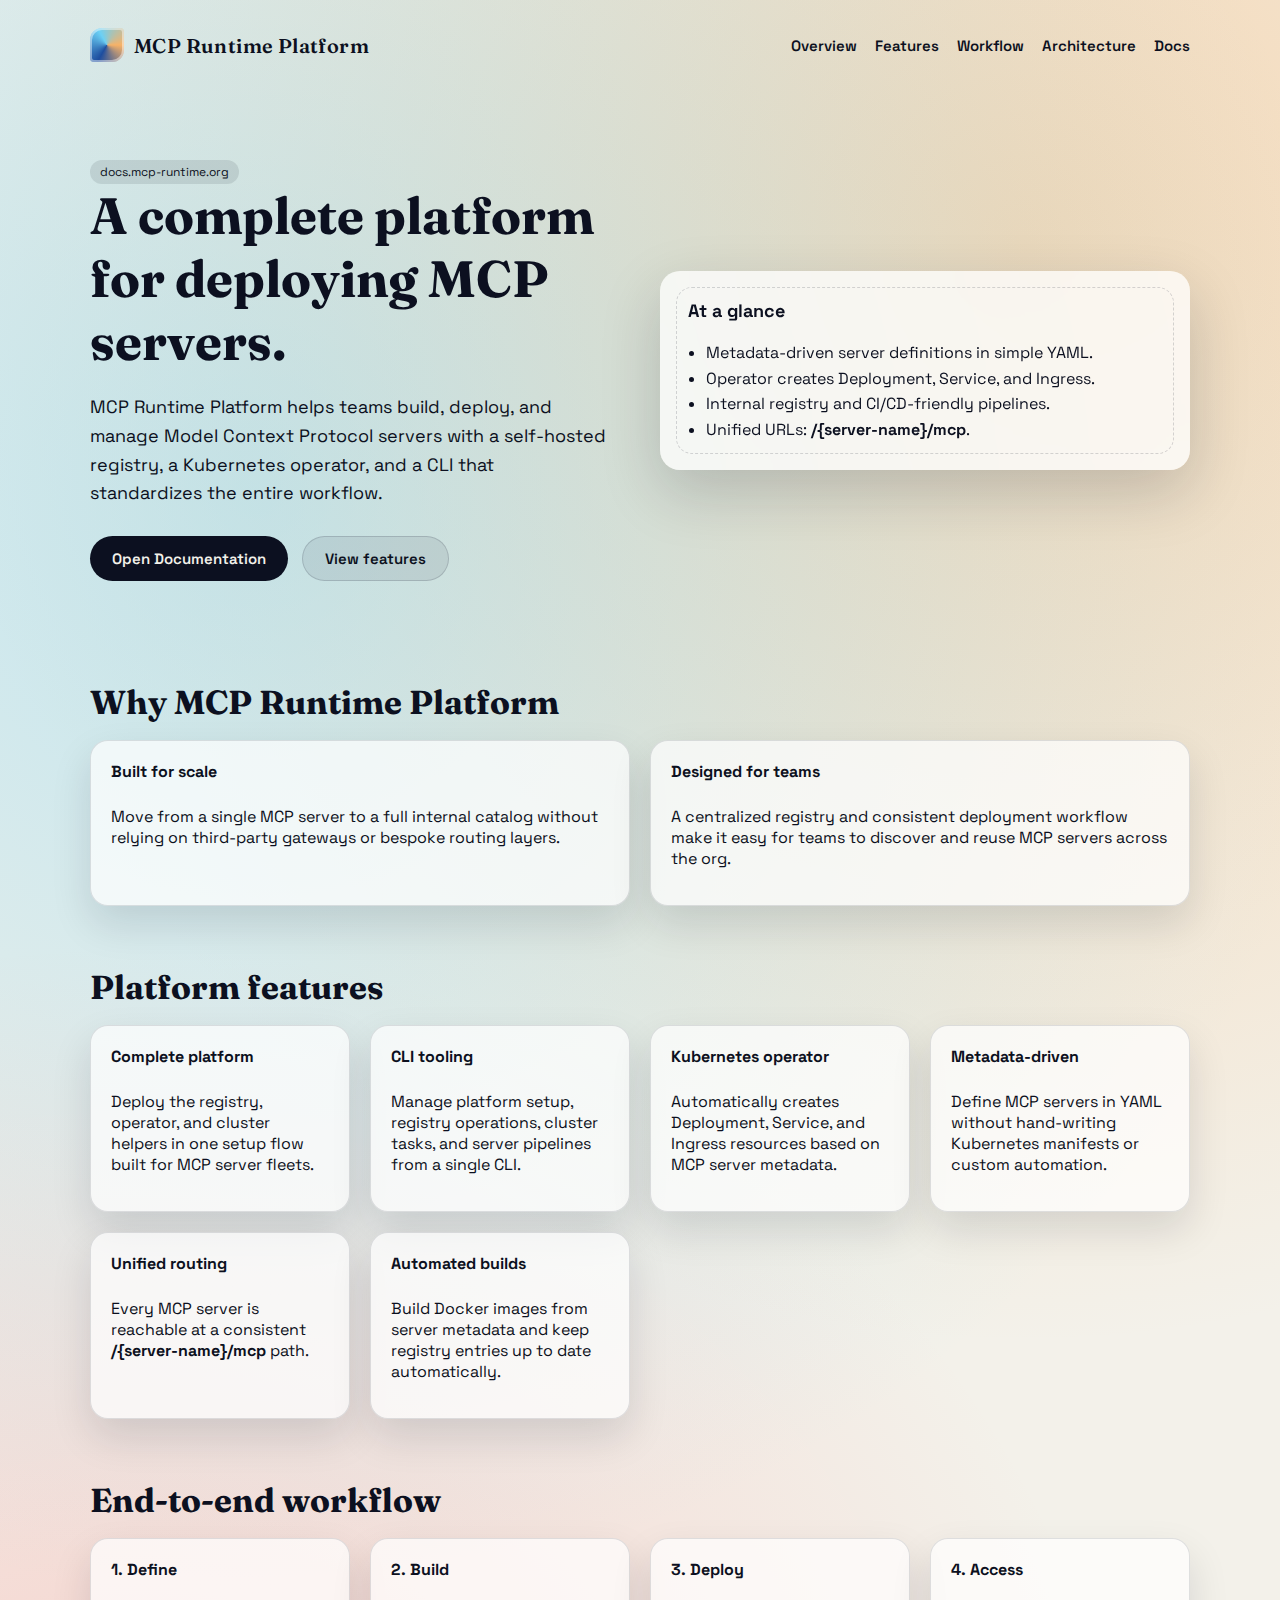
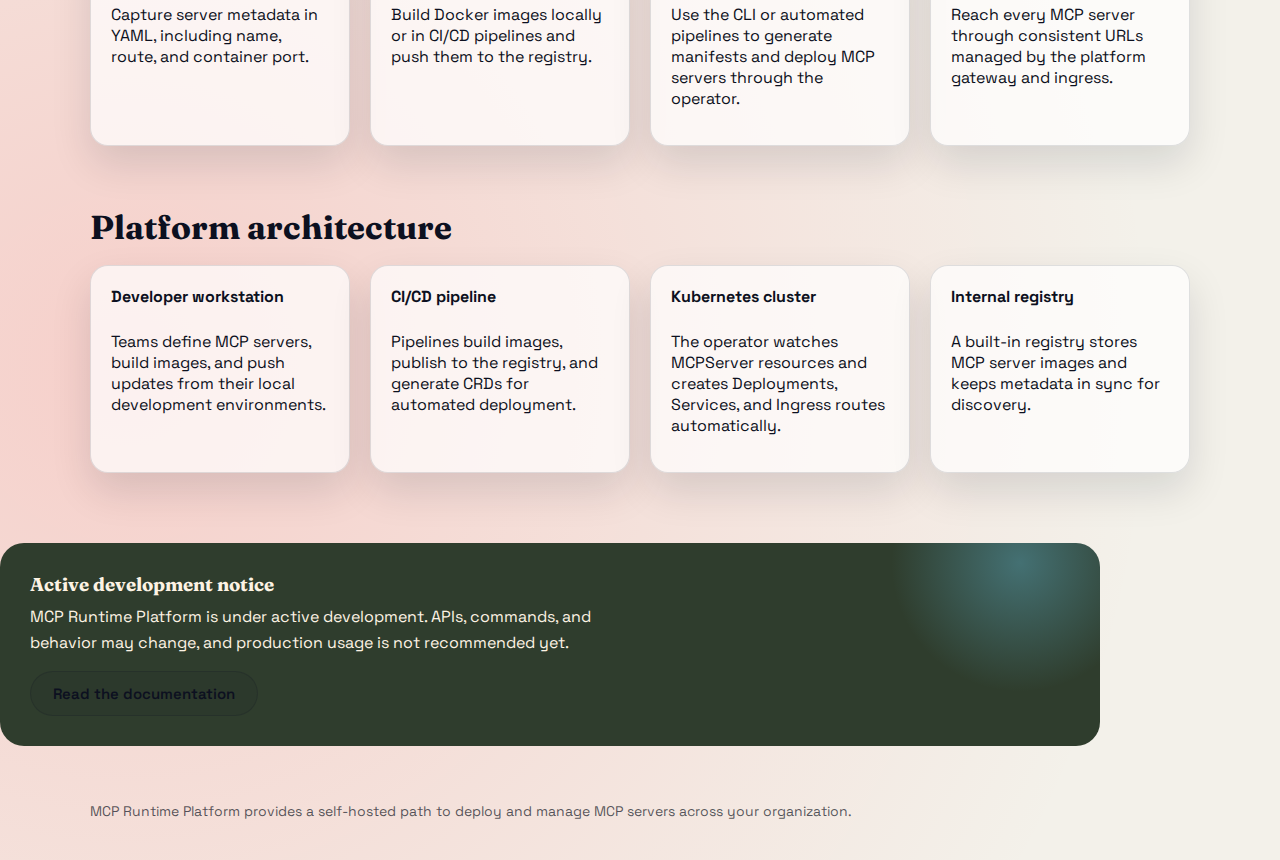
<file: website/index.html>
<!DOCTYPE html>
<html lang="en">
  <head>
    <meta charset="UTF-8" />
    <meta name="viewport" content="width=device-width, initial-scale=1.0" />
    <title>MCP Runtime Platform</title>
    <meta
      name="description"
      content="MCP Runtime Platform is a complete platform for deploying and managing MCP (Model Context Protocol) servers with a CLI, registry, and Kubernetes operator."
    />
    <link rel="stylesheet" href="style.css" />
  </head>
  <body>
    <main>
      <header>
        <div class="container nav">
          <div class="brand">
            <div class="brand-mark" aria-hidden="true"></div>
            MCP Runtime Platform
          </div>
          <nav class="nav-links">
            <a href="#overview">Overview</a>
            <a href="#features">Features</a>
            <a href="#workflow">Workflow</a>
            <a href="#architecture">Architecture</a>
            <a href="docs/">Docs</a>
          </nav>
        </div>
      </header>

      <section class="hero container">
        <div>
          <div class="badge">docs.mcp-runtime.org</div>
          <h1>A complete platform for deploying MCP servers.</h1>
          <p>
            MCP Runtime Platform helps teams build, deploy, and manage Model
            Context Protocol servers with a self-hosted registry, a Kubernetes
            operator, and a CLI that standardizes the entire workflow.
          </p>
          <div class="hero-actions">
            <a class="button primary" href="docs/">Open Documentation</a>
            <a class="button secondary" href="#features">View features</a>
          </div>
        </div>
        <div class="hero-card">
          <h3>At a glance</h3>
          <ul>
            <li>Metadata-driven server definitions in simple YAML.</li>
            <li>Operator creates Deployment, Service, and Ingress.</li>
            <li>Internal registry and CI/CD-friendly pipelines.</li>
            <li>Unified URLs: <strong>/{server-name}/mcp</strong>.</li>
          </ul>
        </div>
      </section>

      <section id="overview" class="section container">
        <h2>Why MCP Runtime Platform</h2>
        <div class="grid">
          <article class="card">
            <strong>Built for scale</strong>
            <p>
              Move from a single MCP server to a full internal catalog without
              relying on third-party gateways or bespoke routing layers.
            </p>
          </article>
          <article class="card">
            <strong>Designed for teams</strong>
            <p>
              A centralized registry and consistent deployment workflow make it
              easy for teams to discover and reuse MCP servers across the org.
            </p>
          </article>
        </div>
      </section>

      <section id="features" class="section container">
        <h2>Platform features</h2>
        <div class="grid">
          <article class="card">
            <strong>Complete platform</strong>
            <p>
              Deploy the registry, operator, and cluster helpers in one setup
              flow built for MCP server fleets.
            </p>
          </article>
          <article class="card">
            <strong>CLI tooling</strong>
            <p>
              Manage platform setup, registry operations, cluster tasks, and
              server pipelines from a single CLI.
            </p>
          </article>
          <article class="card">
            <strong>Kubernetes operator</strong>
            <p>
              Automatically creates Deployment, Service, and Ingress resources
              based on MCP server metadata.
            </p>
          </article>
          <article class="card">
            <strong>Metadata-driven</strong>
            <p>
              Define MCP servers in YAML without hand-writing Kubernetes
              manifests or custom automation.
            </p>
          </article>
          <article class="card">
            <strong>Unified routing</strong>
            <p>
              Every MCP server is reachable at a consistent
              <strong>/{server-name}/mcp</strong> path.
            </p>
          </article>
          <article class="card">
            <strong>Automated builds</strong>
            <p>
              Build Docker images from server metadata and keep registry entries
              up to date automatically.
            </p>
          </article>
        </div>
      </section>

      <section id="workflow" class="section container">
        <h2>End-to-end workflow</h2>
        <div class="grid">
          <article class="card">
            <strong>1. Define</strong>
            <p>
              Capture server metadata in YAML, including name, route, and
              container port.
            </p>
          </article>
          <article class="card">
            <strong>2. Build</strong>
            <p>
              Build Docker images locally or in CI/CD pipelines and push them to
              the registry.
            </p>
          </article>
          <article class="card">
            <strong>3. Deploy</strong>
            <p>
              Use the CLI or automated pipelines to generate manifests and
              deploy MCP servers through the operator.
            </p>
          </article>
          <article class="card">
            <strong>4. Access</strong>
            <p>
              Reach every MCP server through consistent URLs managed by the
              platform gateway and ingress.
            </p>
          </article>
        </div>
      </section>

      <section id="architecture" class="section container">
        <h2>Platform architecture</h2>
        <div class="grid">
          <article class="card">
            <strong>Developer workstation</strong>
            <p>
              Teams define MCP servers, build images, and push updates from
              their local development environments.
            </p>
          </article>
          <article class="card">
            <strong>CI/CD pipeline</strong>
            <p>
              Pipelines build images, publish to the registry, and generate CRDs
              for automated deployment.
            </p>
          </article>
          <article class="card">
            <strong>Kubernetes cluster</strong>
            <p>
              The operator watches MCPServer resources and creates Deployments,
              Services, and Ingress routes automatically.
            </p>
          </article>
          <article class="card">
            <strong>Internal registry</strong>
            <p>
              A built-in registry stores MCP server images and keeps metadata
              in sync for discovery.
            </p>
          </article>
        </div>
      </section>

      <section class="container callout">
        <h3>Active development notice</h3>
        <p>
          MCP Runtime Platform is under active development. APIs, commands, and
          behavior may change, and production usage is not recommended yet.
        </p>
        <a class="button secondary" href="docs/">Read the documentation</a>
      </section>

      <footer class="container footer">
        <div>
          MCP Runtime Platform provides a self-hosted path to deploy and manage
          MCP servers across your organization.
        </div>
      </footer>
    </main>
  </body>
</html>
</file>
<file: website/style.css>
@import url('https://fonts.googleapis.com/css2?family=Fraunces:opsz,wght@9..144,500;9..144,700&family=Space+Grotesk:wght@400;500;600;700&display=swap');

:root {
  --ink: #0c1020;
  --mist: #f3f1ea;
  --sunset: #f7b267;
  --river: #6bd0f5;
  --ember: #ff6b6b;
  --olive: #2f3d2d;
  --accent: #1d4d9f;
  --shadow: 0 22px 60px rgba(12, 16, 32, 0.18);
}

* {
  box-sizing: border-box;
}

body {
  margin: 0;
  font-family: "Space Grotesk", "Avenir Next", "Trebuchet MS", sans-serif;
  color: var(--ink);
  background: radial-gradient(circle at 20% 20%, rgba(107, 208, 245, 0.35), transparent 50%),
    radial-gradient(circle at 80% 10%, rgba(247, 178, 103, 0.4), transparent 45%),
    radial-gradient(circle at 10% 80%, rgba(255, 107, 107, 0.25), transparent 45%),
    var(--mist);
  min-height: 100vh;
}

main {
  position: relative;
  overflow: hidden;
}

.container {
  width: min(1100px, 92vw);
  margin: 0 auto;
}

header {
  padding: 28px 0 18px;
}

.nav {
  display: flex;
  justify-content: space-between;
  align-items: center;
  gap: 16px;
  font-weight: 600;
}

.brand {
  display: inline-flex;
  align-items: center;
  gap: 10px;
  font-family: "Fraunces", "Georgia", serif;
  font-size: 20px;
  letter-spacing: 0.4px;
}

.brand-mark {
  width: 34px;
  height: 34px;
  border-radius: 12px 4px 12px 4px;
  background: conic-gradient(from 210deg, var(--accent), var(--river), var(--sunset), var(--accent));
  box-shadow: inset 0 0 0 2px rgba(255, 255, 255, 0.45);
}

.nav a {
  text-decoration: none;
  color: var(--ink);
}

.nav-links {
  display: flex;
  align-items: center;
  gap: 18px;
  font-size: 15px;
}

.hero {
  padding: 80px 0 60px;
  display: grid;
  gap: 40px;
  grid-template-columns: repeat(auto-fit, minmax(280px, 1fr));
  align-items: center;
}

.hero h1 {
  font-family: "Fraunces", "Georgia", serif;
  font-size: clamp(2.4rem, 4vw, 3.8rem);
  margin: 0 0 20px;
}

.hero p {
  font-size: 18px;
  line-height: 1.6;
  max-width: 520px;
  margin: 0 0 28px;
}

.hero-actions {
  display: flex;
  flex-wrap: wrap;
  gap: 14px;
}

.button {
  padding: 12px 22px;
  border-radius: 999px;
  border: none;
  text-decoration: none;
  font-weight: 600;
  font-size: 15px;
  display: inline-flex;
  align-items: center;
  gap: 10px;
  cursor: pointer;
}

.button.primary {
  background: var(--ink);
  color: var(--mist);
}

.button.secondary {
  background: rgba(12, 16, 32, 0.08);
  color: var(--ink);
  border: 1px solid rgba(12, 16, 32, 0.15);
}

.hero-card {
  background: rgba(255, 255, 255, 0.75);
  padding: 28px;
  border-radius: 20px;
  box-shadow: var(--shadow);
  backdrop-filter: blur(12px);
  display: grid;
  gap: 18px;
  position: relative;
}

.hero-card::after {
  content: "";
  position: absolute;
  inset: 16px;
  border-radius: 16px;
  border: 1px dashed rgba(12, 16, 32, 0.16);
  pointer-events: none;
}

.hero-card h3 {
  margin: 0;
  font-size: 18px;
}

.hero-card ul {
  padding-left: 18px;
  margin: 0;
  line-height: 1.6;
}

.section {
  padding: 40px 0 20px;
}

.section h2 {
  font-family: "Fraunces", "Georgia", serif;
  font-size: clamp(1.6rem, 2.6vw, 2.3rem);
  margin: 0 0 18px;
}

.grid {
  display: grid;
  gap: 20px;
  grid-template-columns: repeat(auto-fit, minmax(220px, 1fr));
}

.card {
  padding: 20px;
  border-radius: 18px;
  background: rgba(255, 255, 255, 0.7);
  box-shadow: 0 18px 40px rgba(12, 16, 32, 0.12);
  border: 1px solid rgba(12, 16, 32, 0.12);
  animation: rise 0.7s ease both;
}

.card strong {
  display: inline-block;
  margin-bottom: 8px;
  font-size: 16px;
}

.callout {
  background: var(--olive);
  color: #fdf3e4;
  border-radius: 24px;
  padding: 30px;
  margin: 50px 0 20px;
  position: relative;
  overflow: hidden;
}

.callout::before {
  content: "";
  position: absolute;
  width: 280px;
  height: 280px;
  border-radius: 50%;
  background: radial-gradient(circle, rgba(107, 208, 245, 0.35), transparent 65%);
  top: -120px;
  right: -60px;
}

.callout h3 {
  margin: 0 0 8px;
  font-family: "Fraunces", "Georgia", serif;
}

.callout p {
  margin: 0 0 16px;
  max-width: 600px;
  line-height: 1.6;
}

.footer {
  padding: 36px 0 40px;
  font-size: 14px;
  color: rgba(12, 16, 32, 0.7);
}

.docs-layout {
  display: grid;
  grid-template-columns: minmax(180px, 220px) 1fr;
  gap: 30px;
  align-items: start;
}

.docs-nav {
  position: sticky;
  top: 20px;
  background: rgba(255, 255, 255, 0.8);
  padding: 20px;
  border-radius: 18px;
  border: 1px solid rgba(12, 16, 32, 0.12);
}

.docs-nav a {
  display: block;
  color: var(--ink);
  text-decoration: none;
  margin: 8px 0;
  font-size: 14px;
}

.docs-section {
  background: rgba(255, 255, 255, 0.8);
  padding: 24px;
  border-radius: 22px;
  margin-bottom: 20px;
  box-shadow: 0 18px 40px rgba(12, 16, 32, 0.1);
}

.docs-section h3 {
  margin-top: 0;
}

.code-block {
  background: #0c1020;
  color: #f6f3eb;
  padding: 14px 16px;
  border-radius: 12px;
  font-family: "Courier New", Courier, monospace;
  font-size: 13px;
  overflow-x: auto;
}

.badge {
  display: inline-flex;
  align-items: center;
  gap: 6px;
  padding: 4px 10px;
  border-radius: 999px;
  background: rgba(12, 16, 32, 0.1);
  font-size: 12px;
}

@keyframes rise {
  from {
    opacity: 0;
    transform: translateY(16px);
  }
  to {
    opacity: 1;
    transform: translateY(0);
  }
}

@media (max-width: 860px) {
  .docs-layout {
    grid-template-columns: 1fr;
  }

  .docs-nav {
    position: static;
  }
}

@media (max-width: 700px) {
  .nav {
    flex-direction: column;
    align-items: flex-start;
  }

  .hero {
    padding-top: 50px;
  }
}
</file>
